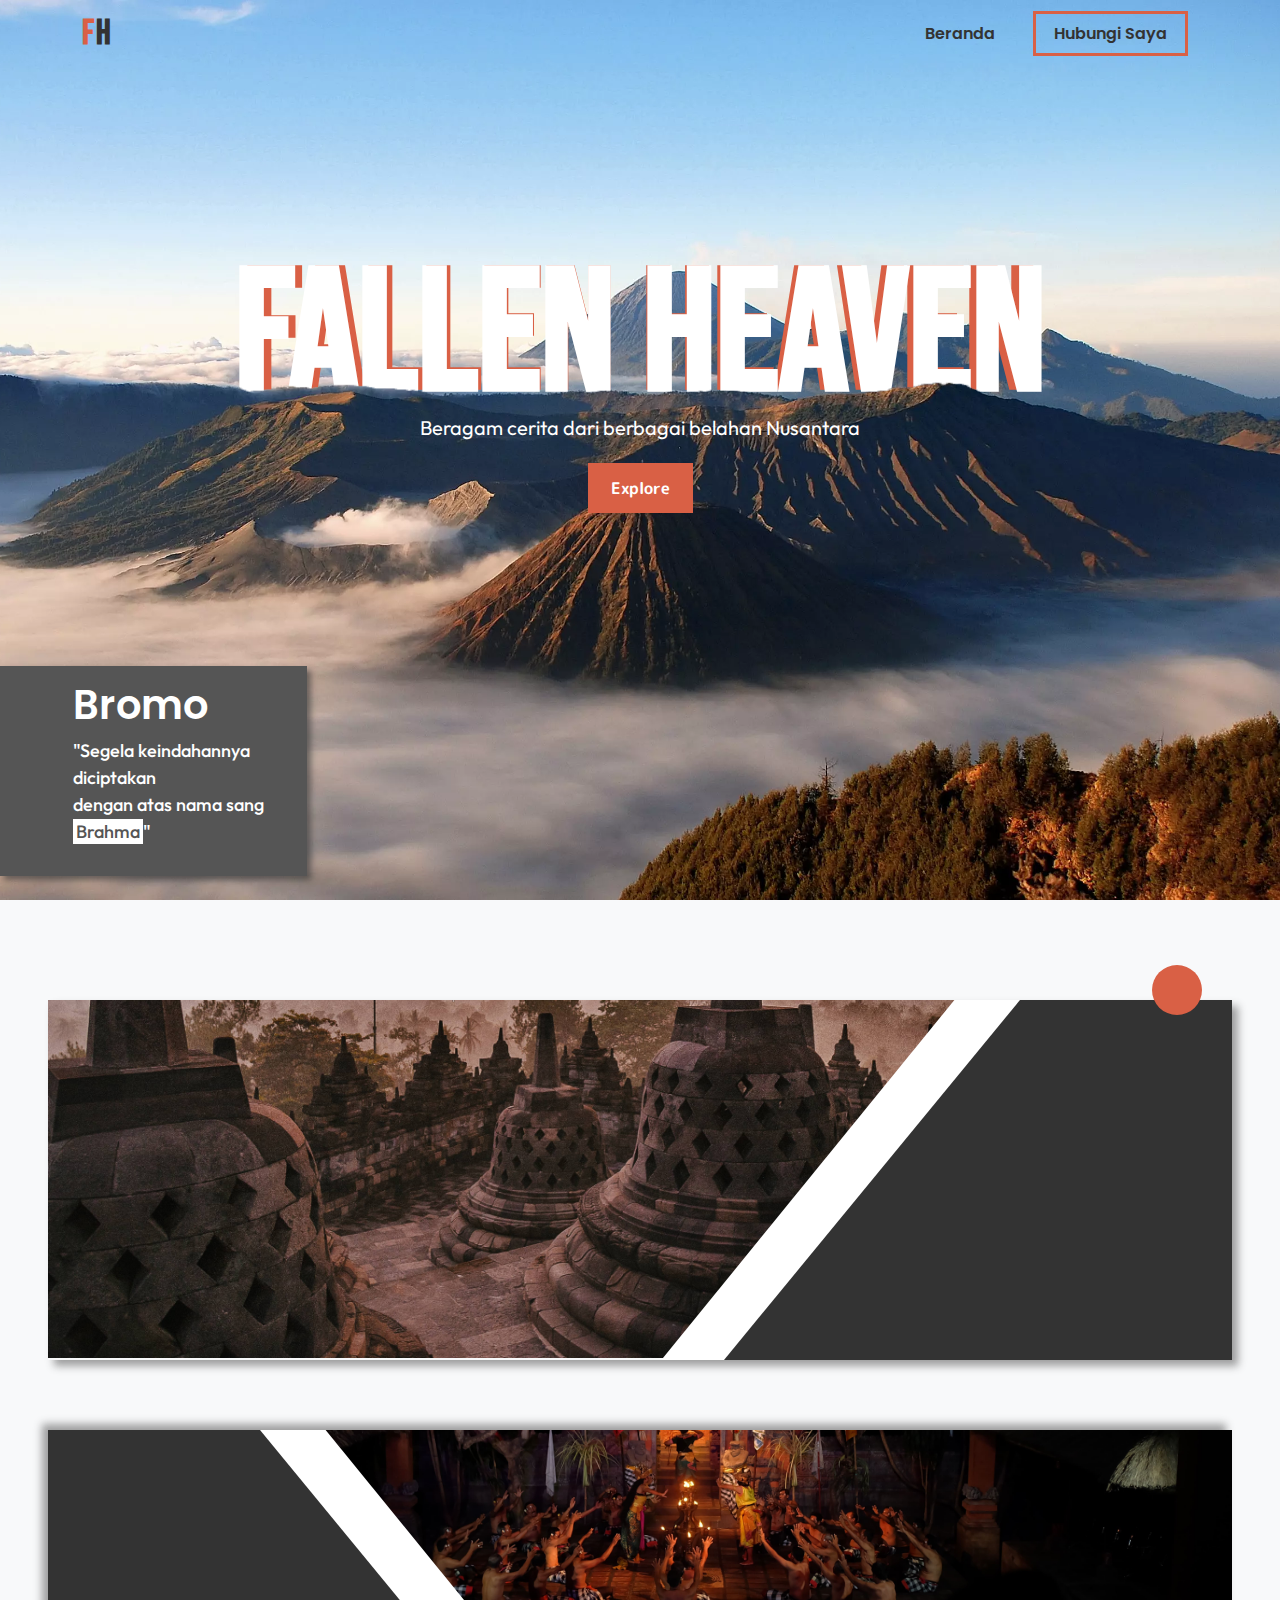
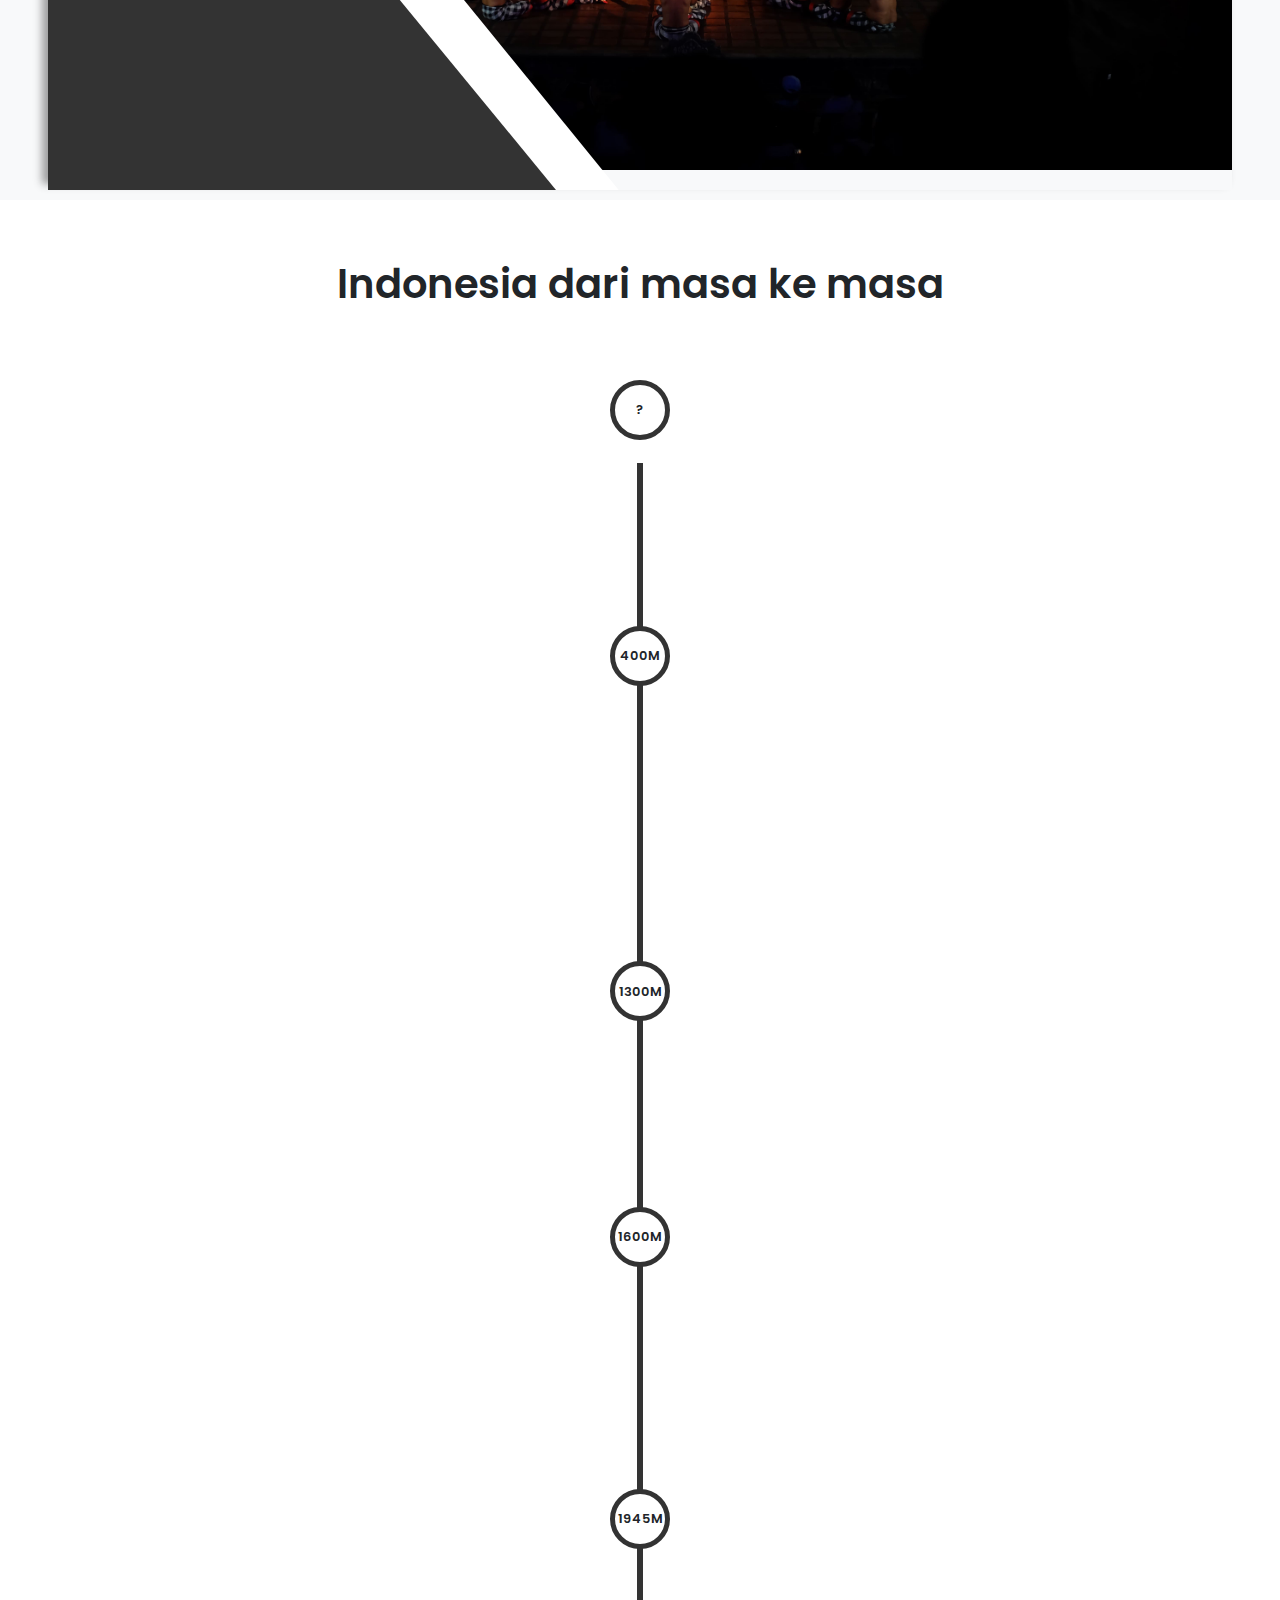
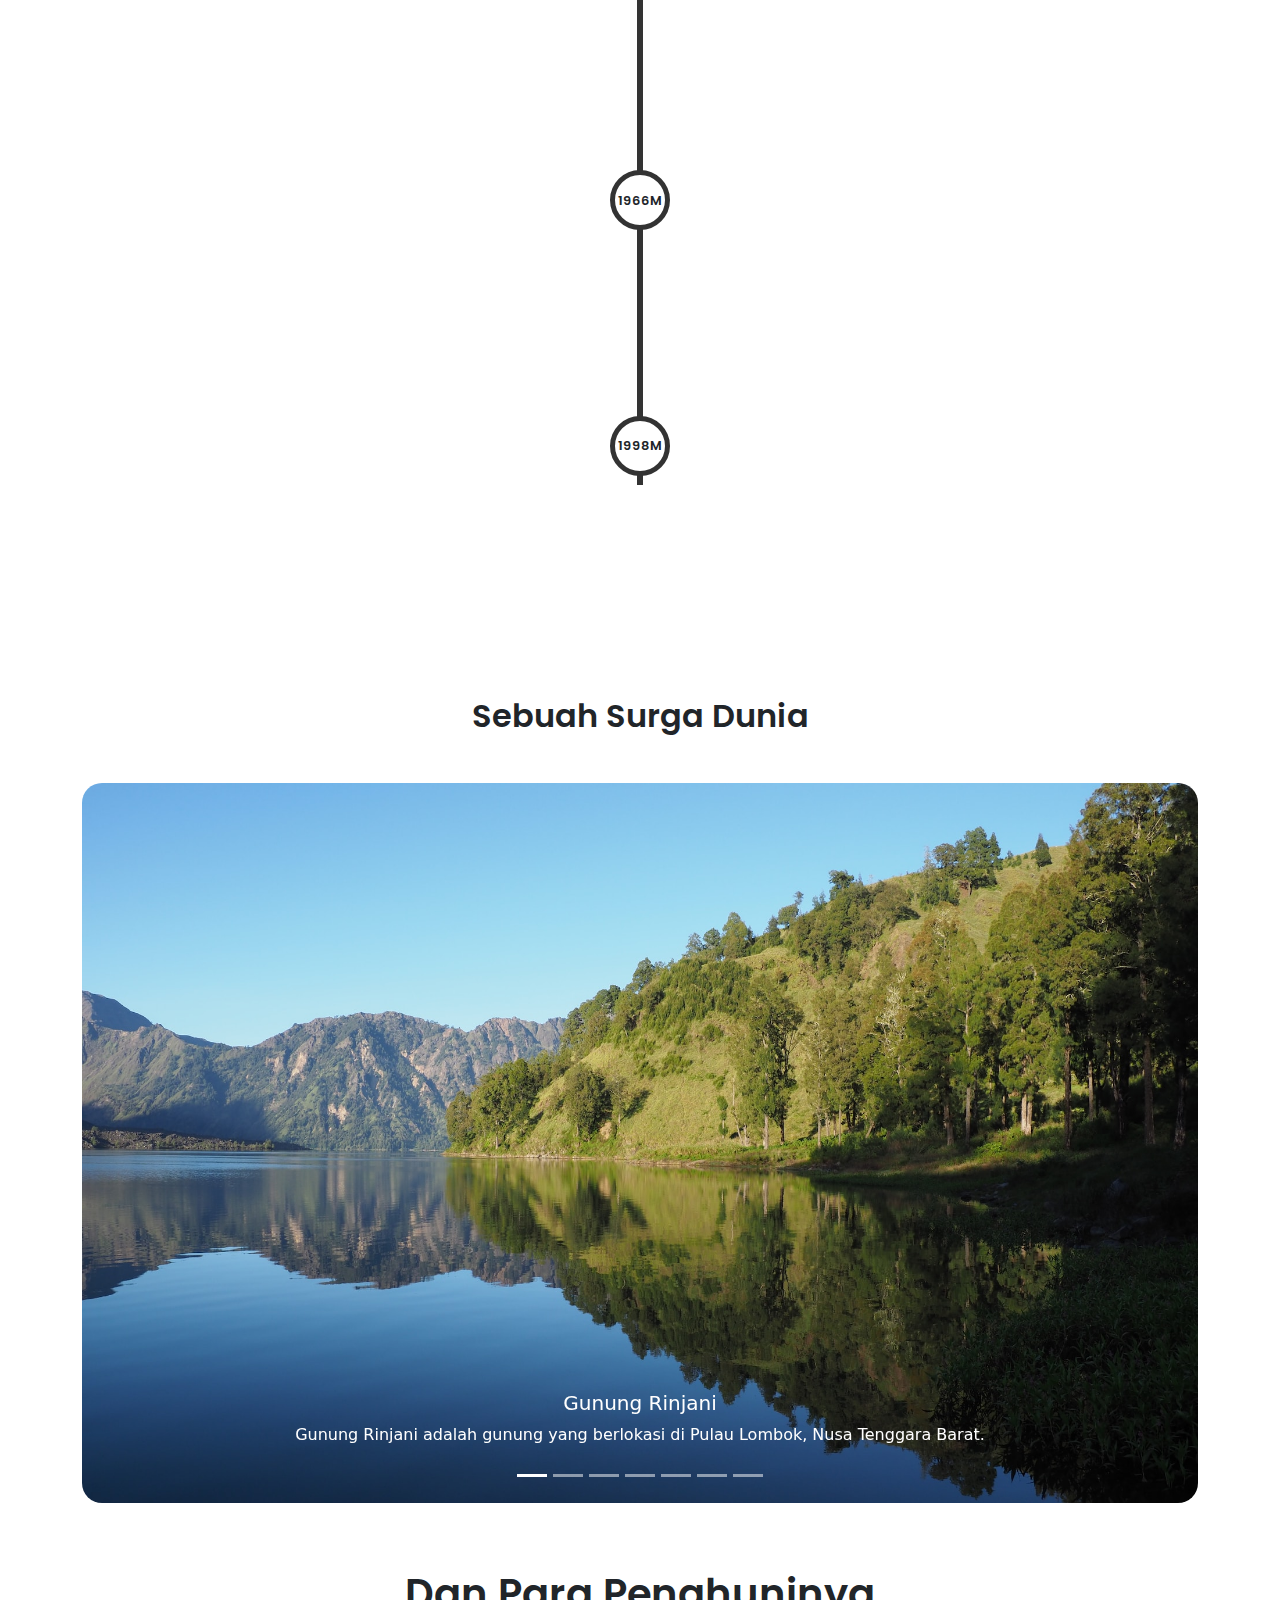
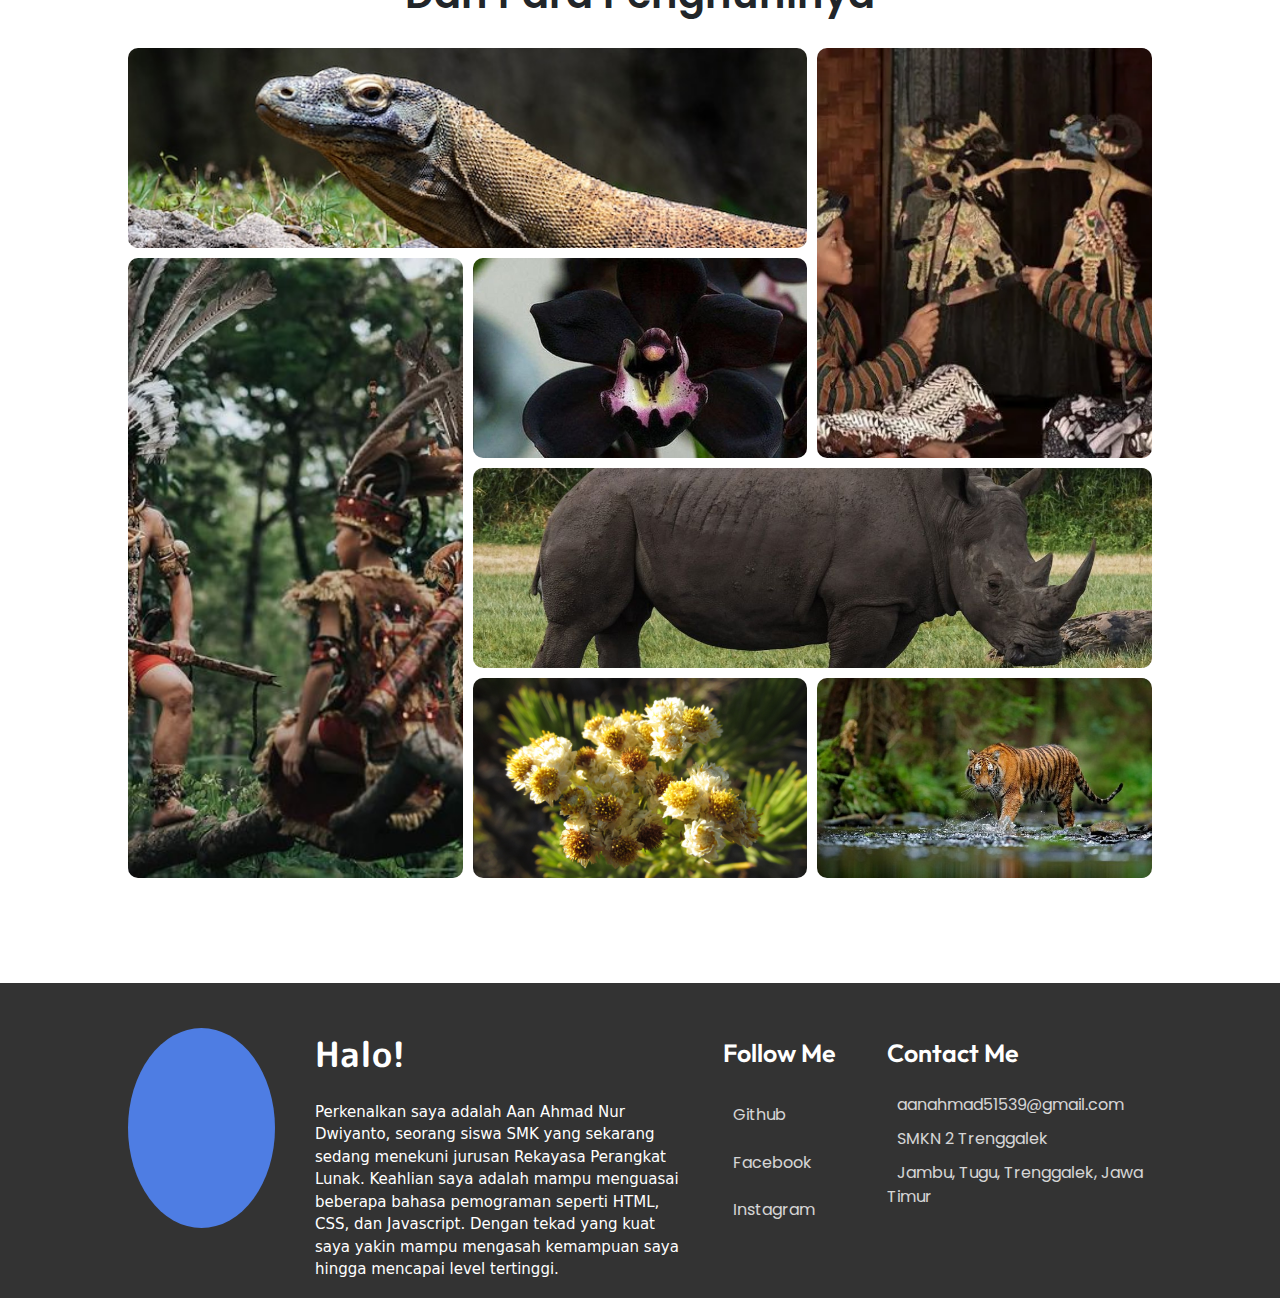
<file: index.html>
<!DOCTYPE html>
<html lang="en">

<head>
    <meta charset="UTF-8">
    <meta name="description" content="Jelajahi setiap bagian dari nusantara">
    <meta name="viewport" content="width=device-width, initial-scale=1.0">
    <link rel="shortcut icon" href="assets/icon.png" type="image/x-icon">
    <link rel="stylesheet" href="css/bootstrap.css">
    <link rel="stylesheet" href="css/bootstrap.min.css">
    <link rel="stylesheet" href="css/style.css">
    <link rel="stylesheet" href="css/animation.css">
    <link rel="stylesheet" href="https://cdnjs.cloudflare.com/ajax/libs/font-awesome/6.4.2/css/all.min.css"
        integrity="sha512-z3gLpd7yknf1YoNbCzqRKc4qyor8gaKU1qmn+CShxbuBusANI9QpRohGBreCFkKxLhei6S9CQXFEbbKuqLg0DA=="
        crossorigin="anonymous" referrerpolicy="no-referrer" />
    <title>Fallen Heaven</title>
</head>

<body>
    <section class="headerBanner">
        <nav class="navbar navbar-expand-sm navbar-dark bg-opacity-0 position-absolute w-100" id="navbar">
            <div class="container">
                <a class="navBrand" href="#"><span class="f">F</span><span class="h">H</span></a>
                <button class="d-lg-none" type="button" data-bs-toggle="collapse" data-bs-target="#collapsibleNavId"
                    aria-controls="collapsibleNavId" aria-expanded="false" aria-label="Toggle navigation">
                    <span class="navbar-toggler-icon"></span>
                </button>
                <div class="collapse navbar-collapse" id="collapsibleNavId">
                    <ul class="navbar-nav ms-auto mt-lg-0">
                        <li class="nav-item">
                            <a class="nav-el" href="#">Beranda</a>
                        </li>
                        <li class="nav-item">
                            <a class="nav-el saya" href="#">Hubungi Saya</a>
                        </li>
                    </ul>
                </div>
            </div>
        </nav>
        <header id="header" class="header container-fluid">
            <img src="assets/bromo_b.webp" alt="bromo" class="b-bromo" id="backB">
            <img class="f-bromo" id="frontB" src="assets/bromo_f.webp" alt="bromo">
            <h1 class="titleB animate" id="titleB">Fallen Heaven</h1>
            <h1 class="titleB animate ol" id="titleBm">Fallen Heaven</h1>
            <p class="subtitle animate" id="sub">Beragam cerita dari berbagai belahan Nusantara</p>
            <a class="button animate" id="xp-btn" href="#indonesia-intro">Explore</a>
            <div class="desc-bromo animate" id="descB">
                <div class="w-bromo">
                    <h1 class="t-bromo">Bromo</h1>
                    <p class="d-bromo">"Segela keindahannya diciptakan<br>
                        dengan atas nama sang <span class="tx-bromo">Brahma</span>"</p>
                </div>
            </div>
            <a href="#header" id="up" class="up"><i class="fa-solid fa-chevron-up"></i></a>
        </header>
    </section>
    <section id="indonesia-intro" class="sec-intro">
        <div class="container-fluid bg-light position-relative px-5 intro-container overflow-hidden">
            <div class="container-fluid indo-intro overflow-hidden">
                <img src="assets/borobudur.jpg" alt="image">
                <div class="triangle"></div>
                <div class="subtriangle">
                    <div class="intro-desc">
                        <h1 class="text-light">Sebuah <span class="orange">surga</span> di garis khatulistiwa</h1>
                        <p class=" text-light">Indonesia, sebuah negara di Asia Tenggara. Indonesia memiliki luas
                            1.905.000 Km<span class="dua">2</span> dengan populasi sebesar 273,8 Juta. Ini membuat
                            Indonesia menjadi negara dengan populasi terbanyak ke-4 setelah Amerika Serikat. Terdapat 38
                            Provinsi yang berada di dalam wilayah negara Indonesia dan ibukota dari Indonesia berada di
                            Kota Jakarta.</p>
                    </div>
                </div>
            </div>
            <div class="container-fluid indo-kekayaan overflow-hidden">
                <img src="assets/tari_bali.jpg" alt="image">
                <div class="triangle"></div>
                <div class="subtriangle">
                    <div class="kekayaan-desc">
                        <h1 class="text-light">Dengan <span class="orange">kekayaan</span> yang takkan ada habisnya</h1>
                        <p class=" text-light">Indonesia merupakan negara tropis yang menyimpan segala kekayaan di
                            dalamnya. Indonesia merupakan tempat tinggal bagi 8.000 spesies tumbuhan serta 2.215 spesies
                            hewan. Bukan hanya itu, Indonesia dihuni oleh 1.340 suku yang tersebar dari Sabang hingga
                            Merauke.</p>
                    </div>
                </div>
            </div>
        </div>
    </section>
    <section class="history">
        <div class="container-fluid position-relative overflow-hidden">
            <h1 class="history-head">Indonesia dari masa ke masa</h1>
            <div class="timeline">
                <div class="t-container left-container">
                    <div class="time">
                        <p>?</p>
                    </div>
                    <div class="text-box h-satu">
                        <div class="h-text">
                            <h2 class="h-title">Masa Prasejarah</h2>
                            <small>?-400M</small>
                            <p class="h-desc">Tidak tau kapan masa prasejarah di Indonesia berakhir namun diperkirakan
                                masa
                                ini berakhir pada 400M
                            </p>
                        </div>
                        <span class="left-arrow"></span>
                    </div>
                </div>
                <div class="t-container right-container">
                    <div class="time">
                        <p>400M</p>
                    </div>
                    <div class="text-box h-dua">
                        <div class="h-text">
                            <h2 class="h-title">Masa Hindu Buddha</h2>
                            <small>400M-1500M</small>
                            <p class="h-desc">Masa ini ditandai dengan munculnya kerajaan dengan yang menganut agama
                                Hindu
                                dan Buddha. Penemuan prasasti di Kutai Kalimantan Timur yang bertuliskan 400 M.
                            </p>
                        </div>
                        <span class="right-arrow"></span>
                    </div>
                </div>
                <div class="t-container left-container">
                    <div class="time">
                        <p>1300M</p>
                    </div>
                    <div class="text-box h-tiga">
                        <div class="h-text">
                            <h2 class="h-title">Masa Islam</h2>
                            <small>1300M-1700M</small>
                            <p class="h-desc">Masuknya Islam ke Indonesia perlahan menggantikan pengaruh Hindu-Buddha.
                                Masa
                                Islam bermula pada tahun 1300-1700.
                            </p>
                        </div>
                        <span class="left-arrow"></span>
                    </div>
                </div>
                <div class="t-container right-container">
                    <div class="time">
                        <p>1600M</p>
                    </div>
                    <div class="text-box h-empat">
                        <div class="h-text">
                            <h2 class="h-title">Masa Kolonialisme</h2>
                            <small>1600M-1945M</small>
                            <p class="h-desc">Masa Kolonialisme berlangsung pada 1600-1942. Era ini ditandai dengan
                                datangnya Portugis ke Nusantara.
                            </p>
                        </div>
                        <span class="right-arrow"></span>
                    </div>
                </div>
                <div class="t-container left-container">
                    <div class="time">
                        <p>1945M</p>
                    </div>
                    <div class="text-box h-lima">
                        <div class="h-text">
                            <h2 class="h-title">Masa Kemerdekaan</h2>
                            <small>1945M-1966M</small>
                            <p class="h-desc">Masa Kemerdekaan dimulai ketika Indonesia merdeka dari Jepang dan berakhir
                                ketika Soeharto dilantik menjadi presiden.
                            </p>
                        </div>
                        <span class="left-arrow"></span>
                    </div>
                </div>
                <div class="t-container right-container">
                    <div class="time">
                        <p>1966M</p>
                    </div>
                    <div class="text-box h-enam">
                        <div class="h-text">
                            <h2 class="h-title">Masa Orde Baru</h2>
                            <small>1966M-1998M</small>
                            <p class="h-desc">Masa Orde Baru dimulai pada 11 Maret 1966 dan berakhir di tahun 1998 saat
                                Soeharto dilengserkan dari kursi presiden.
                            </p>
                        </div>
                        <span class="right-arrow"></span>
                    </div>
                </div>
                <div class="t-container left-container">
                    <div class="time">
                        <p>1998M</p>
                    </div>
                    <div class="text-box h-tujuh">
                        <div class="h-text">
                            <h2 class="h-title">Masa Reformasi</h2>
                            <small>1998M-Sekarang</small>
                            <p class="h-desc">Era Reformasi Indonesia dimulai pada 1998 saat Seoharto mengundurkan diri
                                sebagai presiden Indonesia dan berlangsung hingga sekarang.
                            </p>
                        </div>
                        <span class="left-arrow"></span>
                    </div>
                </div>
            </div>
        </div>
    </section>
    <section id="carousel">
        <div class="container mb-5">
            <h2 class="pesona text-center">Sebuah Surga Dunia</h2>
        </div>
        <div class="container carousel-contain">
            <div id="carouselExampleCaptions" class="carousel slide h-100">
                <div class="carousel-indicators">
                    <button type="button" data-bs-target="#carouselExampleCaptions" data-bs-slide-to="0" class="active"
                        aria-current="true" aria-label="Slide 1"></button>
                    <button type="button" data-bs-target="#carouselExampleCaptions" data-bs-slide-to="1"
                        aria-label="Slide 2"></button>
                    <button type="button" data-bs-target="#carouselExampleCaptions" data-bs-slide-to="2"
                        aria-label="Slide 3"></button>
                    <button type="button" data-bs-target="#carouselExampleCaptions" data-bs-slide-to="3"
                        aria-label="Slide 4"></button>
                    <button type="button" data-bs-target="#carouselExampleCaptions" data-bs-slide-to="4"
                        aria-label="Slide 5"></button>
                    <button type="button" data-bs-target="#carouselExampleCaptions" data-bs-slide-to="5"
                        aria-label="Slide 6"></button>
                    <button type="button" data-bs-target="#carouselExampleCaptions" data-bs-slide-to="6"
                        aria-label="Slide 7"></button>
                </div>
                <div class="carousel-inner h-100">
                    <div class="carousel-item h-100 active">
                        <img src="assets/rinjani.jpg" class="d-block h-100 w-100" alt="...">
                        <div class="carousel-caption">
                            <h5>Gunung Rinjani</h5>
                            <p>Gunung Rinjani adalah gunung yang berlokasi di Pulau Lombok, Nusa Tenggara Barat.</p>
                        </div>
                    </div>
                    <div class="carousel-item h-100">
                        <img src="assets/ijen.jpg" class="d-block h-100 w-100" alt="...">
                        <div class="carousel-caption">
                            <h5>Gunung Ijen</h5>
                            <p>Gunung Ijen adalah sebuah gunung berapi yang terletak di perbatasan Kabupaten Banyuwangi dan Kabupaten Bondowoso, Jawa Timur, Indonesia.</p>
                        </div>
                    </div>
                    <div class="carousel-item h-100">
                        <img src="assets/raja_ampat.jpg" class="d-block h-100 w-100" alt="...">
                        <div class="carousel-caption">
                            <h5>Kepulauan Raja Ampat</h5>
                            <p>Kepulauan Raja Ampat adalah gugusan kepulauan yang berlokasi di barat bagian Semenanjung Kepala Burung (Vogelkoop) Pulau Papua.</p>
                        </div>
                    </div>
                    <div class="carousel-item h-100">
                        <img src="assets/toba.jpg" class="d-block h-100 w-100" alt="...">
                        <div class="carousel-caption">
                            <h5>Danau Toba</h5>
                            <p>Danau Toba adalah danau alami berukuran besar di Indonesia yang berada di kaldera gunung supervulkan.</p>
                        </div>
                    </div>
                    <div class="carousel-item h-100">
                        <img src="assets/padar.jpg" class="d-block h-100 w-100" alt="...">
                        <div class="carousel-caption">
                            <h5>Pulau Padar</h5>
                            <p>Pulau Padar adalah pulau ketiga terbesar di kawasan Taman Nasional Komodo</p>
                        </div>
                    </div>
                    <div class="carousel-item h-100">
                        <img src="assets/penida.jpg" class="d-block h-100 w-100" alt="...">
                        <div class="carousel-caption">
                            <h5>Nusa Penida</h5>
                            <p>Nusa Penida adalah sebuah pulau yang terletak di sebelah tenggara Bali yang dipisahkan oleh Selat Badung.</p>
                        </div>
                    </div>
                </div>
                <button class="carousel-control-prev" type="button" data-bs-target="#carouselExampleCaptions"
                    data-bs-slide="prev">
                    <span class="visually-hidden">Previous</span>
                </button>
                <button class="carousel-control-next" type="button" data-bs-target="#carouselExampleCaptions"
                    data-bs-slide="next">
                    <span class="visually-hidden">Next</span>
                </button>
            </div>
        </div>
    </section>
    <section id="indo-gallery" class="sec-gallery">
        <div class="container gallery-indo">
            <div class="container h-100">
                <h1 class="indo-title text-center mt-3">Dan Para Penghuninya</h1>
                <div class="colase">
                    <div class="card-gallery komodo">
                        <div class="text-gallery">
                            <h2>Komodo</h2>
                        </div>
                    </div>
                    <div class="card-gallery jawa">
                        <div class="text-gallery">
                            <h2>Suku Jawa</h2>
                        </div>
                    </div>
                    <div class="card-gallery dayak">
                        <div class="text-gallery">
                            <h2>Suku Dayak</h2>
                        </div>
                    </div>
                    <div class="card-gallery badak">
                        <div class="text-gallery">
                            <h2>Badak Jawa</h2>
                        </div>
                    </div>
                    <div class="card-gallery edelweis">
                        <div class="text-gallery">
                            <h2>Edelweis Jawa</h2>
                        </div>
                    </div>
                    <div class="card-gallery harimau">
                        <div class="text-gallery">
                            <h2>Harimau Sumatera</h2>
                        </div>
                    </div>
                    <div class="card-gallery anggrek">
                        <div class="text-gallery">
                            <h2>Anggrek Hitam</h2>
                        </div>
                    </div>
                </div>
            </div>
        </div>
    </section>
    <footer>
        <div class="introduction">
            <div class="photo">
                <img src="assets/photo.png" alt="profil" loading="lazy">
            </div>
            <div class="text">
                <span class="halo">Halo!</span>
                <p class="intro">Perkenalkan saya adalah Aan Ahmad Nur Dwiyanto, seorang siswa SMK yang sekarang sedang
                    menekuni jurusan Rekayasa Perangkat Lunak. Keahlian saya adalah mampu
                    menguasai beberapa bahasa pemograman seperti HTML, CSS, dan Javascript. Dengan tekad yang kuat saya
                    yakin mampu mengasah kemampuan saya hingga mencapai level tertinggi.</p>
            </div>
        </div>
        <div class="connection">
            <ul class="connect">
                <li>
                    <h4>Follow Me</h4>
                </li>
                <li>
                    <a href="https://github.com/AanAhmad" target="_blank"><i class="fa-brands fa-github"></i>Github</a>
                </li>
                <li>
                    <a href="https://web.facebook.com/ann.md2" target="_blank">
                        <i class="fa-brands fa-facebook"></i>Facebook
                    </a>
                </li>
                <li>
                    <a href="https://www.instagram.com/ann_md2"><i class="fa-brands fa-instagram"></i>Instagram</a>
                </li>
            </ul>
            <ul class="contact">
                <li>
                    <h4>Contact Me</h4>
                </li>
                <li>
                    <a href=""><i class="fa-regular fa-envelope"></i>aanahmad51539@gmail.com</a>
                </li>
                <li>
                    <a href=""><i class="fa-solid fa-school"></i>SMKN 2 Trenggalek</a>
                </li>
                <li>
                    <a href=""><i class="fa-solid fa-location-dot"></i>Jambu, Tugu, Trenggalek, Jawa Timur</a>
                </li>
            </ul>
        </div>
    </footer>
    <script src="js/script.js"></script>
    <script src="js/bootstrap.js"></script>
</body>

</html>
</file>
<file: css/style.css>
@import url("https://fonts.googleapis.com/css2?family=Bebas+Neue&family=M+PLUS+Rounded+1c:wght@500&family=Outfit:wght@300;400;500&family=PT+Sans&family=Poppins:wght@400;600;700&display=swap");

::-webkit-scrollbar {
  width: 10px;
  background: #8e8e8e;
}
::-webkit-scrollbar-thumb {
  background-color: #d96045;
  border-radius: 9px;
}

body {
  margin: 0;
  padding: 0;
}
nav {
  z-index: 1000;
}
nav li {
  margin: 0 10px;
}
nav ul li a {
  color: #333;
}
nav button {
  border: none;
  background: transparent;
}
.navBrand {
  text-decoration: none;
  font-size: 35px;
  font-weight: 600;
  font-family: "Bebas Neue", sans-serif;
}
.f {
  color: #d96045;
  margin-right: 2px;
}
.h {
  color: #333;
}
.nav-el {
  padding: 8px 18px;
  text-decoration: none;
  color: #333;
  font-size: 16px;
  font-family: "Poppins", sans-serif;
  font-weight: 600;
  transition: all 300ms ease-in-out;
}
.saya {
  border: 3px solid #d96045;
}
.nav-el.saya:hover {
  color: #d96045;
  background-color: #fff;
}
.nav-el:hover {
  color: #d96045;
}
.header {
  position: relative;
  height: 100vh;
  width: 100%;
  display: flex;
  justify-content: center;
  align-items: center;
}
.f-bromo,
.b-bromo {
  position: absolute;
  height: 100%;
  width: 100%;
  object-fit: cover;
}

.b-bromo {
  z-index: -3;
}
.f-bromo {
  z-index: -1;
}
.titleB {
  position: absolute;
  color: #d96045;
  font-size: 170px;
  top: 26%;
  font-family: "Bebas Neue", sans-serif;
  font-weight: 700;
  overflow: hidden;
  z-index: -2;
}
.ol {
  color: #ffffff !important;
  font-size: 173px !important;
}
.button {
  position: absolute;
  text-decoration: none;
  padding: 10px 20px;
  color: #fff;
  font-family: "M PLUS Rounded 1c", sans-serif;
  border: 3px solid #d96045;
  background-color: #d96045;
  font-weight: 600;
  bottom: 43%;
}
.button:hover {
  color: #d96045;
  background-color: transparent;
}
.subtitle {
  position: absolute;
  font-family: "Outfit", sans-serif;
  font-size: 20px;
  color: white;
  bottom: 49%;
  z-index: 1;
}
.desc-bromo {
  position: absolute;
  background-color: #555;
  width: 24vw;
  padding: 15px 20px;
  left: 0;
  top: 74vh;
  box-shadow: 4px 4px 6px #3c3c3ca4;
}
.w-bromo {
  width: 80%;
  margin-left: auto;
}
.t-bromo {
  color: #fff;
  font-family: "Poppins", sans-serif;
  font-weight: 600;
}
.d-bromo {
  color: #fff;
  font-size: large;
  font-weight: 500;
  font-family: "Outfit", sans-serif;
}
.tx-bromo {
  font-size: large;
  font-weight: 500;
  color: #555;
  background-color: #fff;
  padding: 1px 3px;
  font-family: "Outfit", sans-serif;
}
.intro-container {
  padding-top: 100px;
  height: 100vh;
}
.intro-container .row {
  gap: 100px;
}
.indo-intro {
  padding: 0;
  position: relative;
  height: 40vh;
  box-shadow: 6px 6px 8px #3c3c3c7b;
}
.indo-intro img {
  top: -38vh;
  position: absolute;
  width: 82vw;
  object-fit: cover;
}
.indo-intro .triangle {
  position: absolute;
  top: -2px;
  height: 101%;
  width: 100%;
  right: -40vw;
  background-color: #fff;
  clip-path: polygon(25% 0, 100% 0, 75% 100%, 0 100%);
}
.indo-intro .subtriangle {
  position: absolute;
  height: 100%;
  width: 100%;
  right: -45vw;
  background-color: #333;
  clip-path: polygon(25% 0, 100% 0, 75% 100%, 0 100%);
}
.intro-desc {
  position: absolute;
  width: 32vw;
  padding: 60px 20px;
  left: 16em;
  text-align: end;
}
.intro-desc h1 {
  position: relative;
  margin-left: auto;
  font-size: 220%;
  margin-bottom: 30px;
  font-family: "Poppins", sans-serif;
  font-weight: 600;
  width: 25vw;
}
.intro-desc p {
  font-size: medium;
  font-family: "PT Sans", sans-serif;
  font-size: 18px;
}
.orange {
  color: #d96045;
}
.dua {
  position: relative;
  font-size: xx-small;
  top: -8px;
}
.indo-kekayaan {
  padding: 0;
  margin-top: 70px;
  position: relative;
  height: 40vh;
  bottom: 0;
  box-shadow: -6px -6px 8px #3c3c3c7b;
}
.indo-kekayaan img {
  position: absolute;
  top: -100%;
  width: 82vw;
  right: 0;
  object-fit: cover;
}
.indo-kekayaan .triangle {
  position: absolute;
  height: 101%;
  width: 100%;
  top: -2px;
  left: -40vw;
  background-color: #fff;
  clip-path: polygon(0 0, 75% 0, 100% 100%, 0 100%);
}
.indo-kekayaan .subtriangle {
  position: absolute;
  height: 100%;
  width: 100%;
  left: -45vw;
  background-color: #333;
  clip-path: polygon(0 0, 75% 0, 100% 100%, 0 100%);
}
.kekayaan-desc {
  position: absolute;
  width: 32vw;
  padding: 60px 20px;
  left: 58em;
  text-align: start;
}
.kekayaan-desc h1 {
  font-size: 220%;
  margin-bottom: 30px;
  font-family: "Poppins", sans-serif;
  font-weight: 600;
  width: 25vw;
}
.kekayaan-desc p {
  font-size: medium;
  font-family: "PT Sans", sans-serif;
  font-size: 18px;
}
.gallery-indo {
  position: relative;
  height: 100vh;
  width: 100%;
  padding: 0;
  background-color: #fff;
}
.history-head {
  margin-top: 60px;
  text-align: center;
  font-family: "Poppins", sans-serif;
  font-weight: 600;
}
.timeline {
  position: relative;
  width: 80vw;
  margin: 40px auto;
}
.timeline .t-container {
  padding: 10px 50px;
  position: relative;
  width: 50%;
}
.text-box {
  height: 100%;
  border-radius: 10px;
  position: relative;
  padding: 10px 30px;
  color: #fff;
  font-size: 15px;
  border: 2px solid #333;
}
.h-text{
  height: 100%;
  width: 80%;
}
.left-container .h-text{
  margin-left: auto;
}
.right-container .h-text{
  margin-right: auto;
}
.text-box small {
  display: inline-block;
  margin-bottom: 20px;
}
.h-title {
  font-family: "Poppins", sans-serif;
  font-weight: 600;
  font-size: 30px;
  margin: 0;
}
.h-desc {
  font-family: "PT Sans", sans-serif;
  font-weight: 500;
  font-size: 18px;
}
.left-container {
  text-align: end;
  left: 0;
}
.text-box.h-satu{
  background-image: linear-gradient(to right , transparent 0%, #333333ce 30%, #333 100%), url(/assets/prasejarah.png);
  background-size: cover;
  background-position: center;
}
.text-box.h-dua{
  background-image: linear-gradient(to left , transparent 0%, #33333394 30%, #333 100%), url(/assets/relief.jpg);
  background-size: cover;
  background-position: center;
}
.text-box.h-tiga{
  background-image: linear-gradient(to right , transparent 0%, #33333394 30%, #333 100%), url(/assets/islam.jpeg);
  background-size: cover;
  background-position: top;
}
.text-box.h-empat{
  background-image: linear-gradient(to left , transparent 0%, #33333394 30%, #333 100%), url(/assets/kolonialisme.jpg);
  background-size: cover;
  background-position: center;
}
.text-box.h-lima{
  background-image: linear-gradient(to right , transparent 0%, #33333394 30%, #333 100%), url(/assets/kemerdekaan.jpg);
  background-size: cover;
  background-position: top;
}
.text-box.h-enam{
  background-image: linear-gradient(to left , transparent 0%, #33333394 30%, #333 100%), url(/assets/ordebaru.jpg);
  background-size: cover;
  background-position: top;
}
.text-box.h-tujuh{
  background-image: linear-gradient(to right , transparent 0%, #33333394 30%, #333 100%), url(/assets/reformasi.jpeg);
  background-size: cover;
  background-position: top;
}
.right-container {
  left: 50%;
}
.time {
  position: absolute;
  display: flex;
  justify-content: center;
  align-items: center;
  width: 60px;
  height: 60px;
  background-color: #fff;
  border: 5px solid #333;
  border-radius: 50%;
  right: -30px;
  top: 32px;
  z-index: 10;
}
.right-container .time {
  left: -30px;
}
.time p {
  font-family: "Poppins", sans-serif;
  font-weight: 600;
  font-size: 13px;
  text-align: center;
  margin: 0;
}
.timeline::after {
  content: "";
  position: absolute;
  width: 6px;
  height: 85%;
  background-color: #333;
  top: 6%;
  left: 50%;
  margin-left: -3px;
  z-index: -1;
}
.left-arrow {
  height: 0;
  width: 0;
  position: absolute;
  top: 36px;
  z-index: 1;
  border-top: 15px solid transparent;
  border-bottom: 15px solid transparent;
  border-left: 15px solid #333;
  right: -14px;
}
.right-arrow {
  height: 0;
  width: 0;
  position: absolute;
  top: 36px;
  z-index: 1;
  border-top: 15px solid transparent;
  border-bottom: 15px solid transparent;
  border-right: 15px solid #333;
  left: -14px;
}
.text-box h2 {
  font-weight: 600;
}
.h-image{
  height: 100%;
  height: 100%;
  overflow: hidden;
  object-fit: cover;
}
.pesona{
  margin-bottom: 30px;
  text-align: center;
  font-family: "Poppins", sans-serif;
  font-weight: 600;
}
.carousel-contain{
  height: 80vh;
}
.carousel-inner{
  border-radius: 20px !important;
}
.carousel-item img{
  object-fit: cover !important;
}
.gallery-indo{
  height: 120vh;
  width: 80%;
  margin: auto;
}
.gallery-indo .container {
  padding: 5% 0;
}
.indo-title {
  margin-bottom: 30px;
  text-align: center;
  font-family: "Poppins", sans-serif;
  font-weight: 600;
}
.colase {
  position: relative;
  display: grid;
  gap: 10px;
  grid-template-columns: repeat(3, 1fr);
  grid-auto-rows: minmax(200px, auto);
}
.card-gallery{
  border-radius: 10px;
  overflow: hidden;
}
.text-gallery{
  width: 100%;
  height: 100%;
  color: #fff;
  display: flex;
  justify-content: center;
  align-items: center;
  opacity: 0;
  background-color: #33333374;
  transition: all 400ms ease-in-out;
}
.text-gallery:hover{
  opacity: 1;
}
.komodo {
  grid-column: 1 / 3;
  background-size: cover;
  background-position: 0 -80px;
  background-image: url(/assets/komodo.jpg);
  grid-row: 1;
}
.jawa {
  grid-column: 3 / 4;
  background-size: cover;
  background-position: center;
  background-image: url(/assets/jawa.webp);
  grid-row: 1 / 3;
}
.dayak {
  grid-column: 1;
  background-size: cover;
  background-position: center;
  background-image: url(/assets/dayak.jpg);
  grid-row: 2 / 5;
}
.badak {
  grid-column: 2/4;
  background-size: cover;
  background-position: center;
  background-image: url(/assets/badak.jpg);
  grid-row: 3;
}
.edelweis {
  grid-column: 2;
  background-size: cover;
  background-position: center;
  background-image: url(/assets/edelweis.jpg);
  grid-row: 4;
}
.harimau {
  grid-column: 3;
  background-size: cover;
  background-position: center;
  background-image: url(/assets/harimau.jpeg);
  grid-row: 4;
}
.anggrek{
  grid-column: 2;
  background-size: cover;
  background-position: center;
  background-image: url(/assets/anggrek.jpeg);
  grid-row: 2;
}
.up{
  position: fixed;
  width: 50px;
  height: 50px;
  top: 85%;
  left: 90%;
  padding: 10px;
  color: white;
  background-color: #d96045;
  border-radius: 50%;
  transform: translateY(200px);
  transition: transform 600ms ease-in-out;
  z-index: 1000;
}
.up i{
  font-size: 30px;
}
.up i:link{
  color: white;
}
.up:hover i{
  color: white;
}
footer{
  display: flex;
  height: 35vh;
  width: 100%;
  padding: 45px 10%;
  background-color: #333;
}
.connection{
  display: flex;
  width: 45%;
}
.connect{
  width: 40%;
  height: 100%;
}
.contact{
  width: auto;
}
.introduction{
  display: flex;
  width: 55%;
}
.text{
  color: white;
  margin-left: 40px;
  width: 32em;
}
.halo{
  font-family: "M PLUS Rounded 1c", sans-serif;
  font-size: 35px;
  font-weight: 600;
}
p.intro{
  margin-top: 20px;
  font-size: 15px;
}
.photo{
  height: 200px;
  width: 200px;
  border-radius: 50%;
  background-color: #4e7de3;
  overflow: hidden;
}
.photo img{
  position: relative;
  left: -18px;
  width: 250px;
  height: auto;
  object-fit: cover;
}
footer li{
  list-style: none;
  margin: 10px 0;
}
li h4{
  font-family: "Outfit", sans-serif;
  color: #fff;
  font-weight: 600;
  font-size: 25px;
  margin-bottom: 25px;
}
footer li a{
  font-family: "Poppins", sans-serif;
  font-size: 16px;
  opacity: 0.8;
  color: white;
  text-decoration: none;
}
footer li a:hover{
  color: white !important;
  opacity: 1;
}
footer li a:link{
  color: white;
}
li a i{
  width: 25px;
  text-align: center;
  margin-right: 10px;
}
.fa-brands{
  color: #000;
  font-size: 25px;
}
.fa-facebook{
  color: #3b5998;
}
.fa-instagram{
  background-image: linear-gradient(to right, #8a3ab9, #cd486b, #ff9a44);
  -webkit-background-clip: text;
  color: transparent;
}
@media screen and (max-width: 540px) {
  nav {
    background-color: #000;
  }
  nav .container {
    background-color: #000;
    color: white;
  }
  nav ul {
    gap: auto;
  }
  nav li {
    margin: 6px 5px;
  }
  .nav-el {
    text-align: center;
    padding: 4px 8px;
    display: block;
    color: #fff;
    width: 100% !important;
  }
  .collapse {
    padding: 10px 0;
    transition: all 200ms ease-in-out;
  }
  .titleB {
    font-size: 64px;
    top: 36%;
  }
  .ol {
    font-size: 66px !important;
  }
  .button {
    bottom: 38%;
  }
  .subtitle {
    font-size: medium;
    text-align: center;
  }
  .desc-bromo {
    left: -20vw;
    position: absolute;
    padding: 10px 20px;
    width: 80vw;
    top: 74vh;
  }
  .t-bromo {
    font-size: large;
  }
  .d-bromo {
    font-size: small;
  }
  .intro-container {
    height: 110vh;
  }
  .triangle,
  .subtriangle {
    clip-path: none !important;
  }
  .triangle {
    display: none !important;
    top: 40% !important;
    left: 0 !important;
    right: 0 !important;
    height: 60% !important;
  }
  .subtriangle {
    top: 36% !important;
    left: 0 !important;
    right: 0 !important;
    height: 64% !important;
  }
  .indo-intro {
    height: 45vh;
  }
  .intro-desc {
    position: absolute;
    text-align: start;
    width: 100% !important;
    padding: 20px 25px;
    left: 0 !important;
    right: 0 !important;
  }
  .intro-desc h1 {
    font-size: 22px;
    margin-bottom: 20px;
    width: 100%;
  }
  .intro-desc p{
    margin-top: 10px;
    font-size: 12px;
  }
  .indo-intro img {
    width: 100%;
    top: 0 !important;
  }
  .indo-kekayaan {
    height: 45vh;
  }
  .kekayaan-desc {
    position: absolute;
    width: 100% !important;
    padding: 20px 25px;
    left: 0 !important;
    right: 0 !important;
  }
  .kekayaan-desc h1 {
    font-size: 22px;
    margin-bottom: 10px;
    width: 100%;
  }
  .kekayaan-desc p{
    margin-top: 10px;
    font-size: 12px;
  }
  .indo-kekayaan img {
    width: 100%;
    top: 0 !important;
  }
  .t-container {
    padding: 10px 0 10px 50px !important;
    width: 100% !important;
    left: 0;
  }
  .timeline::after {
    top: 4%;
    height: 86% !important;
    left: 0;
  }
  .h-text{
    width: 100%;
  }
  .h-title{
    font-size: 20px;
  }
  .h-desc{
    font-size: 14px;
  }
  .left-container{
    text-align: start;
  }
  .left-container .h-text{
    margin-left: 0;
  }
  .text-box.h-satu{
  background-image: linear-gradient(to left , transparent 0%, #333333ce 30%, #333 100%), url(/assets/prasejarah.png);
  }
  .text-box.h-tiga{
  background-image: linear-gradient(to left , transparent 0%, #333333ce 30%, #333 100%), url(/assets/islam.jpeg);
  }
  .text-box.h-lima{
  background-image: linear-gradient(to left , transparent 0%, #333333ce 30%, #333 100%), url(/assets/kemerdekaan.jpg);
  }
  .text-box.h-tujuh{
  background-image: linear-gradient(to left , transparent 0%, #333333ce 30%, #333 100%), url(/assets/reformasi.jpeg);
  }
  .time {
    left: -30px;
  }
  .left-arrow,
  .right-arrow {
    border-right: 15px solid #333;
    border-left: 0;
    left: -15px;
  }
  .carousel-contain{
    height: 40vh;
  }
  .gallery-indo{
    height: 50vh;
  }
  .colase{
    grid-auto-rows: minmax(80px, auto);
  }
  footer{
    height: 50vh;
    flex-direction: column;
    padding: 20px 30px;
  }
  .introduction{
    width: 100%;
  }
  .text{
    margin-left: auto;
    width: 70%;
  }
  .photo{
    width: 80px;
    height: 80px;
    margin-top: 20px;
  }
  .photo img{
    left: -5px;
    width: 100px;
    height: auto;
  }
  .halo{
    font-size: 20px;
  }
  .text .intro{
    font-size: 12px;
  }
  .connection{
    width: 100%;
  }
  .connect{
    width: 30%;
  }
  .contact{
    width: 70%;
  }
  .connection ul{
    padding: 0;
  }
  ul h4{
    font-size: 14px;
  }
  footer ul li a{
    font-size: 10px;
  }
  footer li a i{
    font-size: 12px;
  }
  .fa-brands{
    font-size: 12px;
  }
  .up{
    width: 40px;
    height: 40px;
    padding: 8px;
    left: 80%;
    top: 90%;
  }
  .up i{
    font-size: 24px;
  }
}
</file>
<file: css/animation.css>
.headerBanner .titleB.animate{
    opacity: 0;
    transition: opacity 1s ease-in-out;
}
.headerBanner p.animate{
    opacity: 0;
    transition: opacity 1s ease-in-out 500ms;
}
.headerBanner .button.animate{
    opacity: 0;
    transition: opacity 1s ease-in-out 800ms, background 200ms ease-in-out, color 200ms ease-in-out;
}
.headerBanner.show-animate .animate{
    opacity: 1;
}
.headerBanner .desc-bromo.animate{
    left: -100px;
    transition: left 1s ease-in-out;
}
.headerBanner.show-animate .desc-bromo.animate{
    left: 0;
}
.sec-intro .indo-intro .triangle{
    transform: translateX(100px);
    transition: all 1s ease-in-out;
}
.sec-intro .indo-intro .subtriangle{
    transform: translateX(100px);
    transition: all 900ms ease-in-out;
}
.sec-intro .indo-intro .subtriangle .intro-desc{
    opacity: 0;
    transition: all 900ms ease-in-out;
}
.sec-intro .indo-kekayaan .triangle{
    transform: translateX(-100px);
    transition: all 1s ease-in-out;
}
.sec-intro .indo-kekayaan .subtriangle{
    transform: translateX(-100px);
    transition: all 900ms ease-in-out;
}
.sec-intro .indo-kekayaan .subtriangle .kekayaan-desc{
    opacity: 0;
    transition: all 900ms ease-in-out;
}
.sec-intro.show-animate .triangle,
.sec-intro.show-animate .subtriangle{
    transform: translateX(0);
}
.sec-intro.show-animate .subtriangle .intro-desc,
.sec-intro.show-animate .subtriangle .kekayaan-desc{
    opacity: 1;
}
.history .h-satu{
    transform: translateX(-100px);
    opacity: 0;
    transition: all 900ms ease-in;
}
.history .h-dua{
    transform: translateX(100px);
    opacity: 0;
    transition: all 900ms ease-in 200ms;
}
.history .h-tiga{
    transform: translateX(-100px);
    opacity: 0;
    transition: all 900ms ease-in 400ms;
}
.history .h-empat{
    transform: translateX(100px);
    opacity: 0;
    transition: all 900ms ease-in 600ms;
}
.history .h-lima{
    transform: translateX(-100px);
    opacity: 0;
    transition: all 900ms ease-in 800ms;
}
.history .h-enam{
    transform: translateX(100px);
    opacity: 0;
    transition: all 900ms ease-in 1000ms;
}
.history .h-tujuh{
    transform: translateX(-100px);
    opacity: 0;
    transition: all 900ms ease-in 1200ms;
}

.history.show-animate .h-satu{
    transform: translateX(0);
    opacity: 1;
}
.history.show-animate .h-dua{
    transform: translateX(0);
    opacity: 1;
}
.history.show-animate .h-tiga{
    transform: translateX(0);
    opacity: 1;
}
.history.show-animate .h-empat{
    transform: translateX(0);
    opacity: 1;
}
.history.show-animate .h-lima{
    transform: translateX(0);
    opacity: 1;
}
.history.show-animate .h-enam{
    transform: translateX(0);
    opacity: 1;
}
.history.show-animate .h-tujuh{
    transform: translateX(0);
    opacity: 1;
}

@media screen and (max-width: 540px){
    .triangle, .subtriangle{
        transform: none !important;
    }
    .subtriangle .intro-desc,
    .subtriangle .kekayaan-desc{
        opacity: 1;
    }
    .sec-intro .indo-intro{
        opacity: 0;
        transition: opacity 800ms ease-in-out;
    }
    .sec-intro .indo-kekayaan{
        opacity: 0;
        transition: opacity 800ms ease-in-out 200ms;
    }
    .sec-intro.show-animate .indo-intro,
    .sec-intro.show-animate .indo-kekayaan{
        opacity: 1;
    }
    .history .text-box{
        transform: translateX(100px) !important;
    }
    .history.show-animate .text-box{
        transform: translateX(0) !important;
    }
}
</file>
